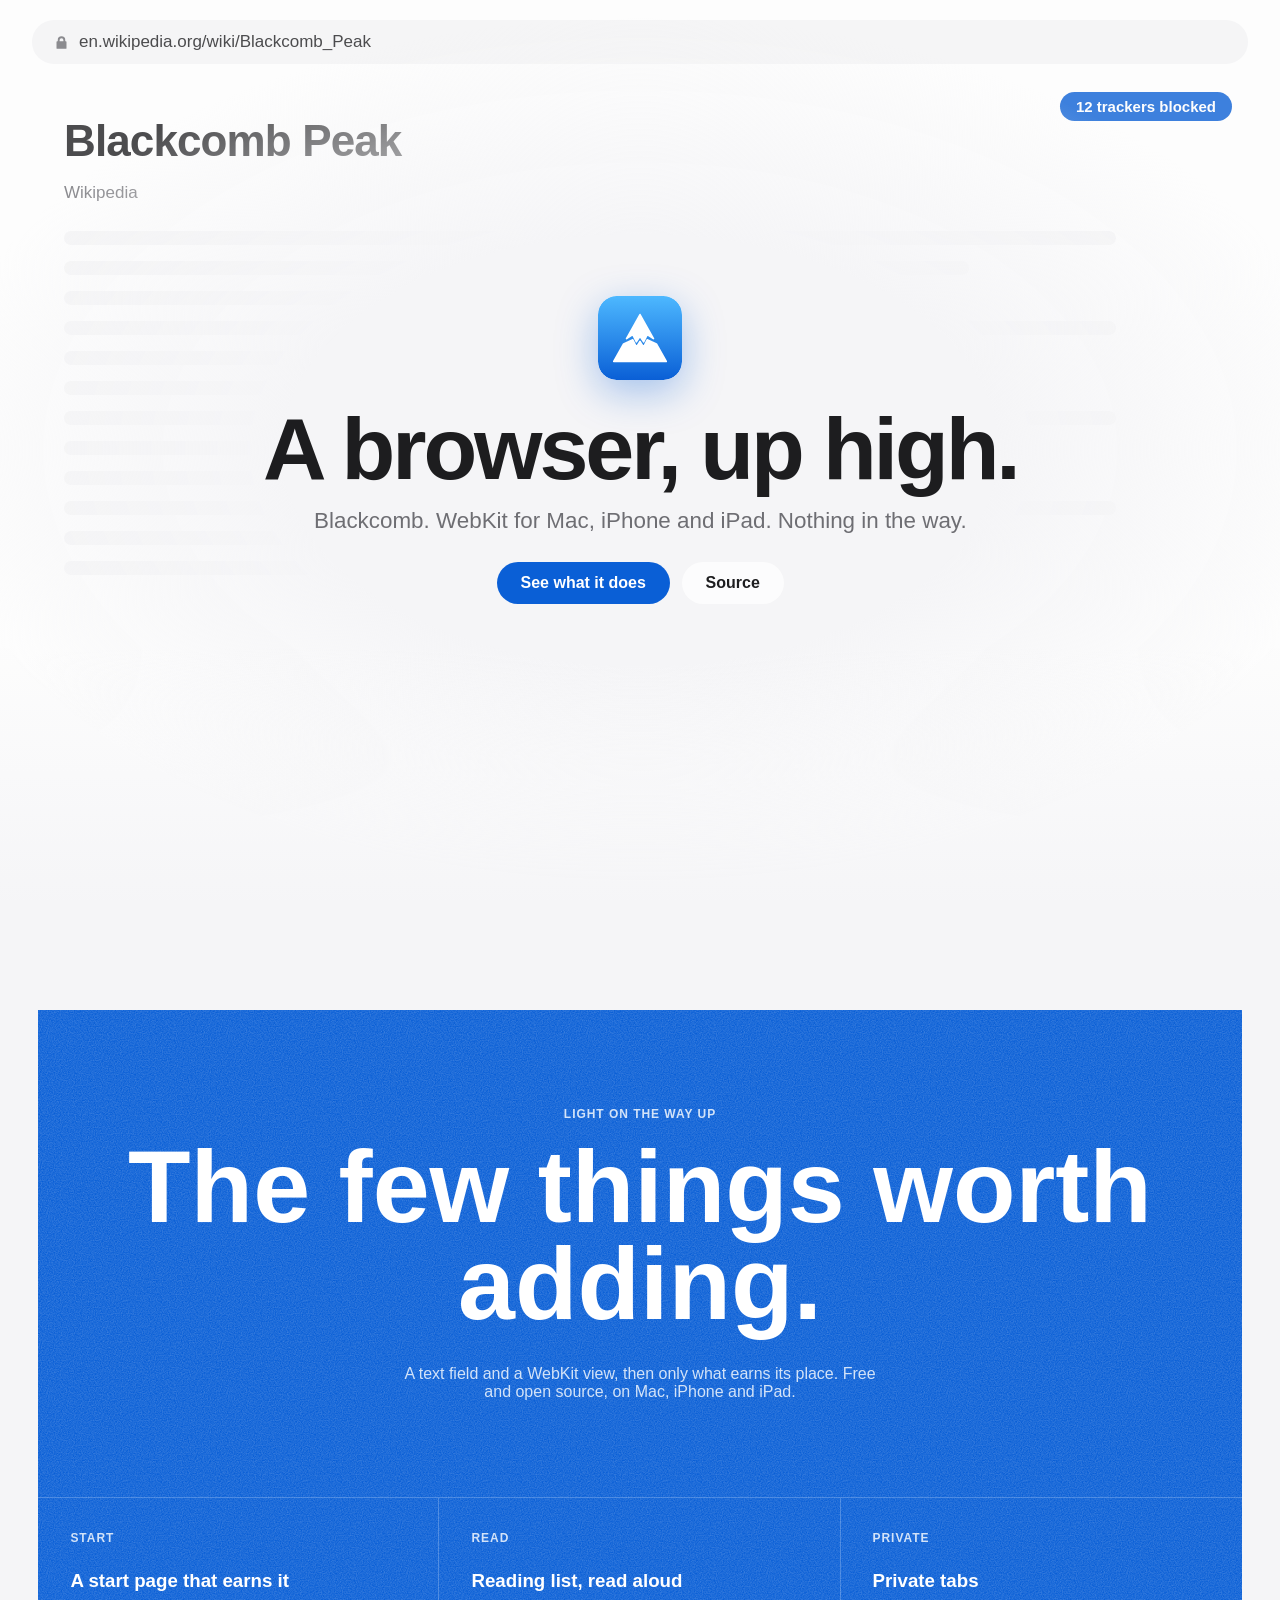
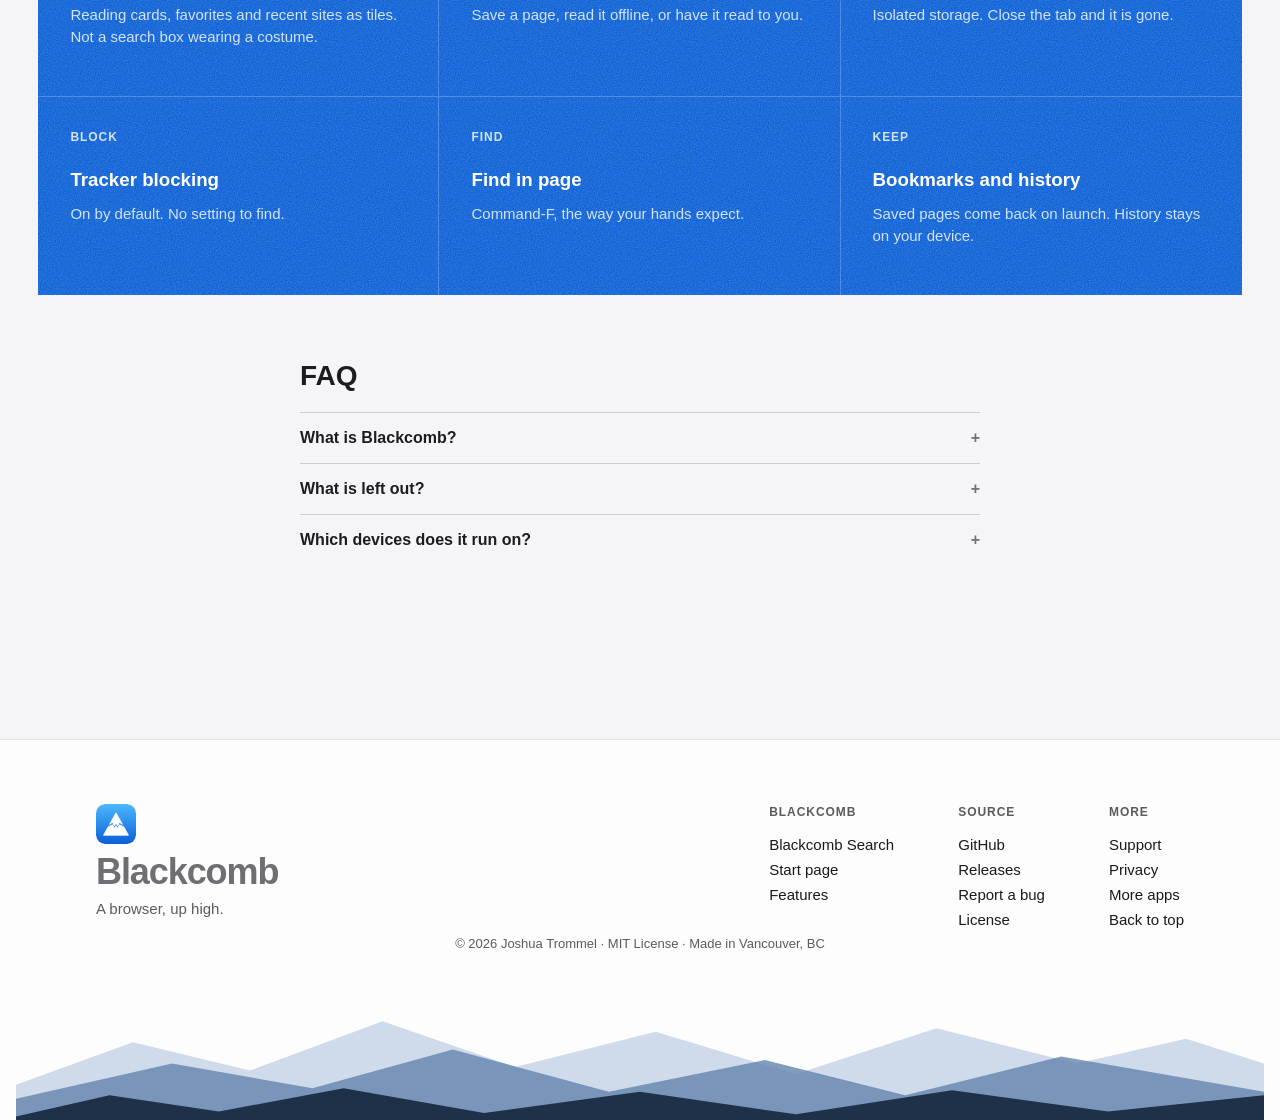
<file: landing/index.html>
<!DOCTYPE html>
<html lang="en">
<head>
<meta charset="UTF-8">
<meta name="viewport" content="width=device-width, initial-scale=1.0">
<title>Blackcomb — a web browser</title>
<meta name="description" content="A WebKit browser for Mac, iPhone and iPad. Address bar, back, forward, reload, tabs. Nothing else until there's a reason.">
<meta name="theme-color" content="#f5f5f7">
<meta property="og:title" content="Blackcomb — a web browser">
<meta property="og:description" content="A text field and a WebKit view. Mac, iPhone, iPad.">
<meta property="og:type" content="website">
<meta property="og:url" content="https://blackcomb.jaybulb.com">
<meta name="twitter:card" content="summary_large_image">
<meta name="twitter:title" content="Blackcomb — a web browser">
<meta name="twitter:description" content="A text field and a WebKit view. Mac, iPhone, iPad.">
<link rel="canonical" href="https://blackcomb.jaybulb.com">
<link rel="icon" href="icon.svg" type="image/svg+xml">
<style>
@import url("https://jaybulb.com/tokens.css");
:root{--ink:#1d1d1f;--paper:#f5f5f7;--bar:#fff;--field:#f5f5f7;--dim:#6e6e73;--border:#d2d2d7;--accent:#0a5fd6;
--sky1:#8ec9ff;--sky2:#eaf3fb;--far:#a9c0da;--mid:#6485ae;--snow:#f4f8fc;--near:#1e3148;--glow:rgba(255,236,200,.85)}
@media (prefers-color-scheme: dark){:root:not([data-theme="light"]){--bar:#1c1c1e;--field:#2c2c2e;--dim:#98989d;--border:#38383a;--accent:#2997ff;--btn:#0071e3;--ink:#f5f5f7;--paper:#000;
--sky1:#070d1f;--sky2:#26406e;--far:#2b3f66;--mid:#1c2b4a;--snow:#9fb4d6;--near:#070b14;--glow:rgba(120,160,255,.35)}}
:root[data-theme="dark"]{--bar:#1c1c1e;--field:#2c2c2e;--dim:#98989d;--border:#38383a;--accent:#2997ff;--btn:#0071e3;--ink:#f5f5f7;--paper:#000;
--sky1:#070d1f;--sky2:#26406e;--far:#2b3f66;--mid:#1c2b4a;--snow:#9fb4d6;--near:#070b14;--glow:rgba(120,160,255,.35)}
*{margin:0;padding:0;box-sizing:border-box}
html{scroll-behavior:smooth}
body{background:var(--paper);color:var(--ink);font-family:var(--font-body,-apple-system,BlinkMacSystemFont,"SF Pro Text",Helvetica,sans-serif);-webkit-font-smoothing:antialiased}
a{color:inherit}
/* hero */
.hero{position:relative;height:100vh;min-height:560px;overflow:hidden;background:linear-gradient(var(--sky1),var(--sky2) 70%);isolation:isolate}
.hero svg,.hero canvas{position:absolute;inset:0;width:100%;height:100%}
.layer{will-change:transform;transform:translate3d(var(--x,0),var(--y,0),0)}
.sun{position:absolute;left:62%;top:30%;width:46vmin;height:46vmin;margin:-23vmin;border-radius:50%;background:radial-gradient(var(--glow),transparent 68%);will-change:transform;transform:translate3d(var(--x,0),var(--y,0),0)}
.far{fill:var(--far)}.mid{fill:var(--mid)}.cap{fill:var(--snow)}.near{fill:var(--near)}
.copy{position:absolute;left:0;right:0;top:17vh;text-align:center;padding:0 16px;z-index:2;transform:translate3d(0,var(--y,0),0);opacity:var(--o,1);will-change:transform,opacity}
.copy img{width:84px;height:84px;border-radius:22%;box-shadow:0 12px 40px rgba(10,95,214,.35)}
h1{font-size:clamp(2.6rem,8vw,5.5rem);font-weight:700;letter-spacing:-.035em;line-height:1.02;margin-top:20px}
.copy p{font-size:clamp(1.05rem,2.4vw,1.4rem);color:var(--dim);margin-top:14px}
.cta{display:flex;gap:12px;justify-content:center;margin-top:28px;flex-wrap:wrap}
.btn{display:inline-block;padding:12px 24px;border-radius:999px;font-weight:600;text-decoration:none;background:var(--btn,var(--accent));color:#fff}
.btn.ghost{background:color-mix(in srgb,var(--bar) 70%,transparent);color:var(--ink);backdrop-filter:blur(14px);-webkit-backdrop-filter:blur(14px)}
.hint{position:absolute;bottom:22px;left:0;right:0;text-align:center;font-size:.85rem;color:#fff;opacity:.8;z-index:2;animation:bob 2.4s ease-in-out infinite}
@keyframes bob{50%{transform:translateY(6px)}}
/* features */
.feat{max-width:1100px;margin:110px auto 0;padding:0 16px}
.feat h2{font-size:clamp(1.8rem,5vw,3rem);letter-spacing:-.03em;text-align:center}
.grid{display:grid;grid-template-columns:repeat(auto-fit,minmax(250px,1fr));gap:16px;margin-top:40px}
.card{background:var(--bar);border:1px solid var(--border);border-radius:20px;padding:26px}
.card h3{font-size:1.15rem}.card p{color:var(--dim);margin-top:8px;line-height:1.5}
footer{margin-top:110px;position:relative;overflow:hidden;text-align:center;border-top:1px solid var(--border);font-size:.82rem;color:var(--dim);background:linear-gradient(var(--paper),color-mix(in srgb,var(--mid) 22%,var(--paper)) 60%,color-mix(in srgb,var(--near) 55%,var(--paper)));padding:64px 0 0}
footer>*{position:relative;z-index:1}
.foot-story{display:grid;grid-template-columns:120px 1fr;gap:48px;align-items:start;max-width:1100px;margin:0 auto;padding:0 16px 56px;text-align:left}
.foot-story img{width:120px;height:120px;border-radius:22%;box-shadow:0 16px 48px rgba(10,95,214,.3)}
.foot-story h2{font-size:1.75rem;line-height:1.15;font-weight:600;letter-spacing:-.02em;color:var(--ink);margin-bottom:12px}
.foot-story p{max-width:60ch;font-size:1.05rem;line-height:1.5}
.foot-rule{display:flex;align-items:center;gap:20px;max-width:1100px;margin:0 auto;padding:14px 16px 40px;letter-spacing:.06em;font-weight:500}
.foot-rule::before{content:"";order:1;flex:1;height:1px;background:var(--border)}.foot-rule>:first-child{order:0}.foot-rule>:last-child{order:2}
.foot-dir{display:grid;grid-template-columns:repeat(4,1fr);gap:40px 32px;max-width:1100px;margin:0 auto;padding:0 16px 56px;text-align:left}
.foot-col h3{font-size:.82rem;font-weight:600;color:var(--ink);letter-spacing:.02em;margin-bottom:8px}
.foot-col ul{list-style:none}.foot-col li{margin:2px 0}
.foot-col a{display:inline-block;padding:5px 0;color:var(--dim);text-decoration:none}
.foot-col a:hover{color:var(--ink);text-decoration:underline}
.foot-bar{padding:0 16px 150px;max-width:1100px;margin:0 auto}
.foot-scene{position:absolute;left:0;right:0;bottom:0;width:100%;height:170px;z-index:0;display:block}
.foot-scene .f1{fill:var(--far);opacity:.55}.foot-scene .f2{fill:var(--mid);opacity:.8}.foot-scene .f3{fill:var(--near)}
@media (max-width:760px){.foot-story{grid-template-columns:1fr;gap:24px}.foot-story img{width:80px;height:80px}.foot-dir{grid-template-columns:repeat(2,1fr)}.foot-rule{flex-wrap:wrap;justify-content:center;gap:10px 16px}.foot-rule::before{order:-1;flex-basis:100%}}
.rv{opacity:0;transform:translateY(28px);transition:opacity .7s,transform .7s}.rv.in{opacity:1;transform:none}
@media (prefers-reduced-motion:reduce){.rv{opacity:1;transform:none;transition:none}.hint{animation:none}.layer,.sun,.copy{transform:none!important}}
</style>
<link rel="stylesheet" href="sections.css">
<link rel="stylesheet" href="hero.css?v=4">
<script src="hero.js?v=4" defer></script>
</head>
<body id="top">
<header class="hero" id="hero">
  <div class="hero-bg" aria-hidden="true" inert><div class="bwall" id="bwall"></div></div>
  <div class="copy" id="copy">
    <img src="icon.svg" alt="">
    <h1>A browser, up high.</h1>
    <p>Blackcomb. WebKit for Mac, iPhone and iPad. Nothing in the way.</p>
    <div class="cta"><a class="btn" href="#features">See what it does</a><a class="btn ghost" href="https://github.com/nulljosh/blackcomb">Source</a></div>
  </div>
</header>
<main>
<section class="band" id="features">
  <div class="band-head"><div class="band-copy">
    <p class="label">Light on the way up</p>
    <h2>The few things worth adding.</h2>
    <p>A text field and a WebKit view, then only what earns its place. Free and open source, on Mac, iPhone and iPad.</p>
  </div></div>
  <div class="cells">
    <article class="cell"><p class="label">Start</p><h3>A start page that earns it</h3><p>Reading cards, favorites and recent sites as tiles. Not a search box wearing a costume.</p></article>
    <article class="cell"><p class="label">Read</p><h3>Reading list, read aloud</h3><p>Save a page, read it offline, or have it read to you.</p></article>
    <article class="cell"><p class="label">Private</p><h3>Private tabs</h3><p>Isolated storage. Close the tab and it is gone.</p></article>
    <article class="cell"><p class="label">Block</p><h3>Tracker blocking</h3><p>On by default. No setting to find.</p></article>
    <article class="cell"><p class="label">Find</p><h3>Find in page</h3><p>Command-F, the way your hands expect.</p></article>
    <article class="cell"><p class="label">Keep</p><h3>Bookmarks and history</h3><p>Saved pages come back on launch. History stays on your device.</p></article>
  </div>
</section>

<section class="faq" id="faq"><style>.faq{max-width:720px;margin:0 auto;padding:64px 20px}.faq h2{font-size:28px;line-height:1.2;font-weight:600;margin:0 0 20px}.faq details{border-top:1px solid color-mix(in srgb,currentColor 18%,transparent);padding:16px 0}.faq details:last-child{border-bottom:1px solid color-mix(in srgb,currentColor 18%,transparent)}.faq summary{cursor:pointer;font-weight:600;list-style:none;display:flex;justify-content:space-between;gap:16px}.faq summary::-webkit-details-marker{display:none}.faq summary::after{content:"+";opacity:.6}.faq details[open] summary::after{content:"\2212"}.faq p{margin:12px 0 0;opacity:.75;line-height:1.5}</style><h2>FAQ</h2><details><summary>What is Blackcomb?</summary><p>A WebKit browser for Mac, iPhone and iPad. Address bar, back, forward, reload and tabs.</p></details><details><summary>What is left out?</summary><p>Everything else, until there is a reason to add it.</p></details><details><summary>Which devices does it run on?</summary><p>Mac, iPhone and iPad.</p></details><script type="application/ld+json">{"@context": "https://schema.org", "@type": "FAQPage", "mainEntity": [{"@type": "Question", "name": "What is Blackcomb?", "acceptedAnswer": {"@type": "Answer", "text": "A WebKit browser for Mac, iPhone and iPad. Address bar, back, forward, reload and tabs."}}, {"@type": "Question", "name": "What is left out?", "acceptedAnswer": {"@type": "Answer", "text": "Everything else, until there is a reason to add it."}}, {"@type": "Question", "name": "Which devices does it run on?", "acceptedAnswer": {"@type": "Answer", "text": "Mac, iPhone and iPad."}}]}</script></section>
</main>
<footer class="foot" id="footer">
  <div class="foot-top">
    <div class="foot-brand"><img src="icon.svg" alt="" width="40" height="40"><b>Blackcomb</b><p>A browser, up high.</p></div>
    <nav class="foot-cols" aria-label="Footer">
      <div><p class="label">Blackcomb</p><a href="search.html">Blackcomb Search</a><a href="start.html">Start page</a><a href="#features">Features</a></div>
      <div><p class="label">Source</p><a href="https://github.com/nulljosh/blackcomb">GitHub</a><a href="https://github.com/nulljosh/blackcomb/releases">Releases</a><a href="https://github.com/nulljosh/blackcomb/issues">Report a bug</a><a href="https://github.com/nulljosh/blackcomb/blob/main/LICENSE">License</a></div>
      <div><p class="label">More</p><a href="support.html">Support</a><a href="privacy.html">Privacy</a><a href="https://jaybulb.com">More apps</a><a href="#top">Back to top</a></div>
    </nav>
  </div>
  <p class="legal">&copy; 2026 Joshua Trommel &middot; MIT License &middot; Made in Vancouver, BC</p>
  <svg class="foot-scene" viewBox="0 0 1600 170" preserveAspectRatio="none" aria-hidden="true">
    <path class="f1" d="M0 120 L150 60 L300 100 L470 30 L640 95 L820 45 L1000 105 L1180 40 L1360 90 L1500 55 L1600 90 V170 H0Z"/>
    <path class="f2" d="M0 140 L200 90 L380 125 L560 70 L760 130 L960 85 L1140 135 L1340 80 L1600 130 V170 H0Z"/>
    <path class="f3" d="M0 165 L120 135 L260 158 L420 125 L600 160 L800 130 L1000 162 L1200 128 L1400 158 L1600 135 V170 H0Z"/>
  </svg>
</footer>
<script>
// Hero parallax: the product layer drifts at 0.45, the copy lifts at 0.2 and fades (hero.js fills it). Off under reduced motion.
const rm=matchMedia('(prefers-reduced-motion: reduce)').matches;
const copy=document.getElementById('copy'),hero=document.getElementById('hero'),bg=hero.querySelector('.hero-bg');let tick=0;
function frame(){tick=0;const y=scrollY,h=hero.offsetHeight;if(y>h*1.2)return;bg.style.setProperty('--py',(y*.45)+'px');
copy.style.setProperty('--y',(y*.2)+'px');copy.style.setProperty('--o',Math.max(0,1-y/(h*.7)));}
if(!rm)addEventListener('scroll',()=>tick||(tick=requestAnimationFrame(frame)),{passive:true});
// reveal
const io=new IntersectionObserver(es=>es.forEach(e=>{if(e.isIntersecting){e.target.classList.add('in');io.unobserve(e.target)}}),{threshold:.15});
document.querySelectorAll('.rv').forEach((e,i)=>{e.style.transitionDelay=(i%3)*90+'ms';io.observe(e)});
</script>
</body>
</html>
</file>
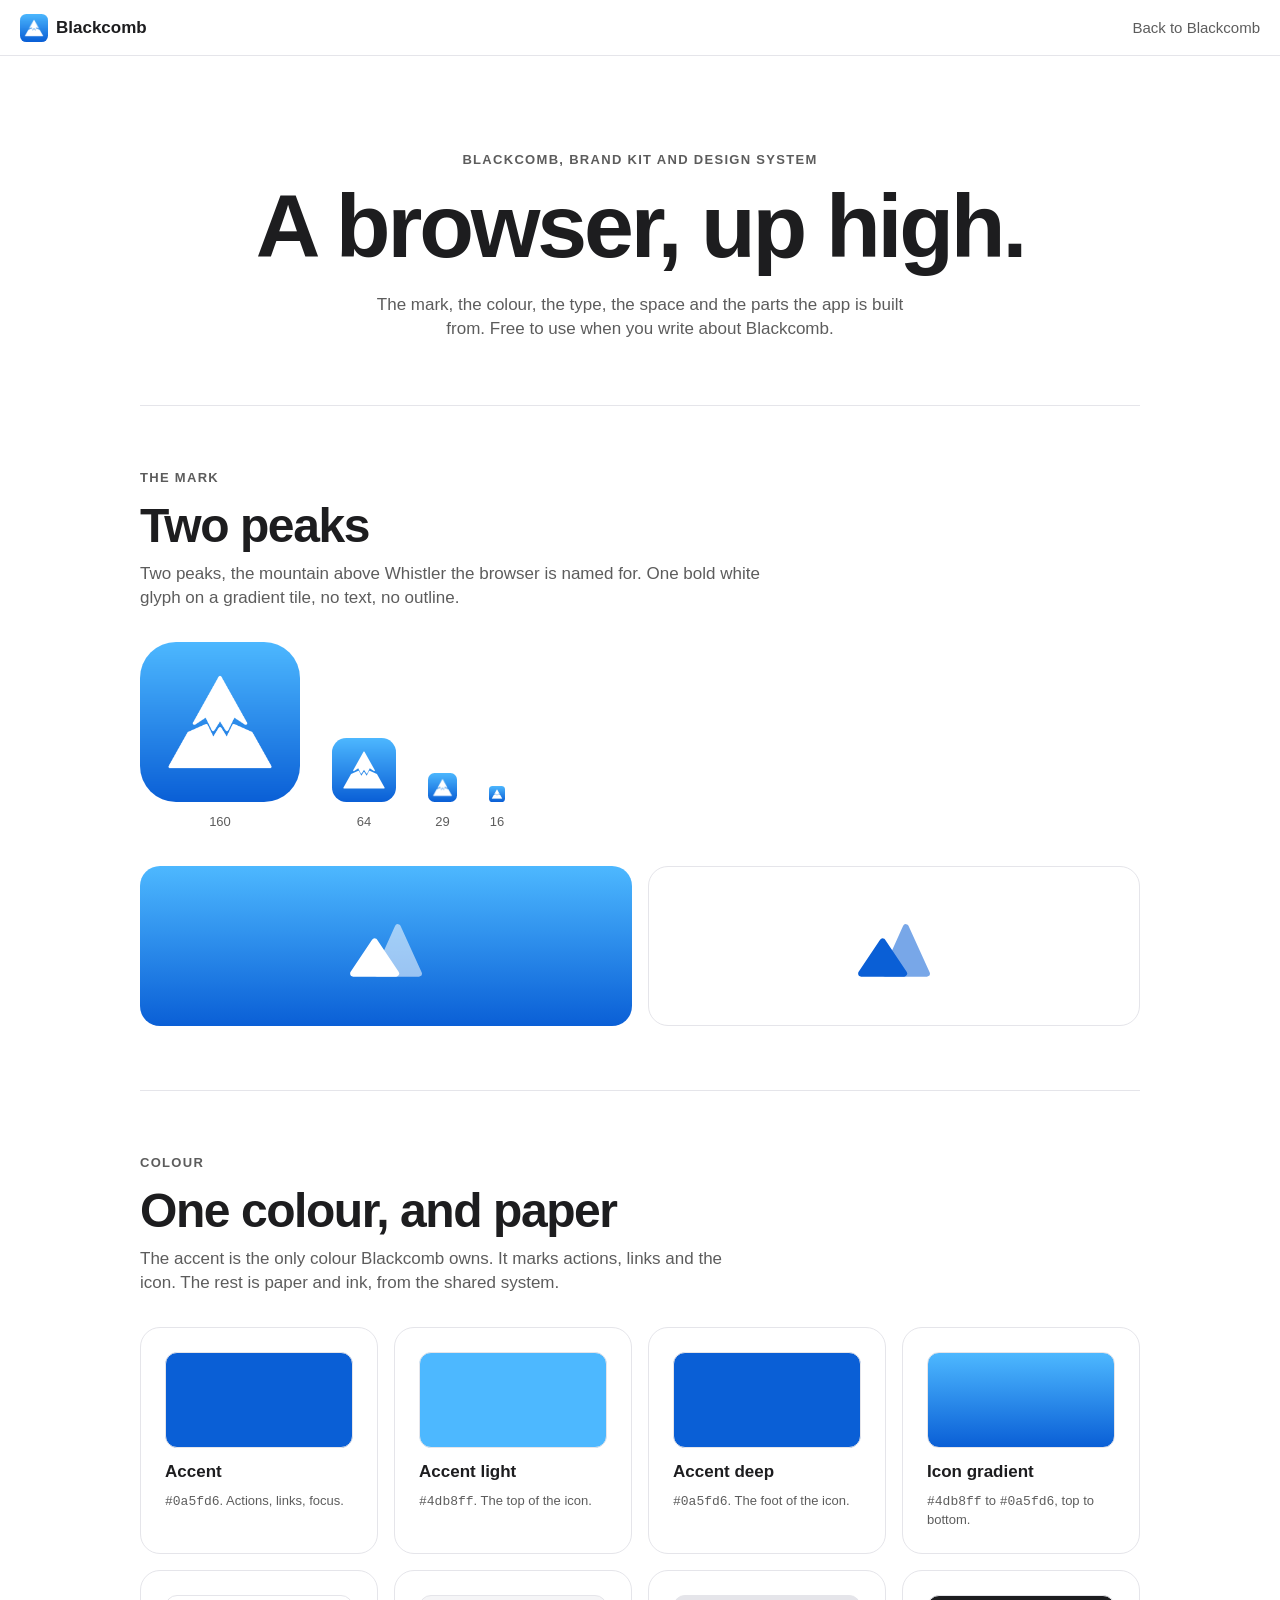
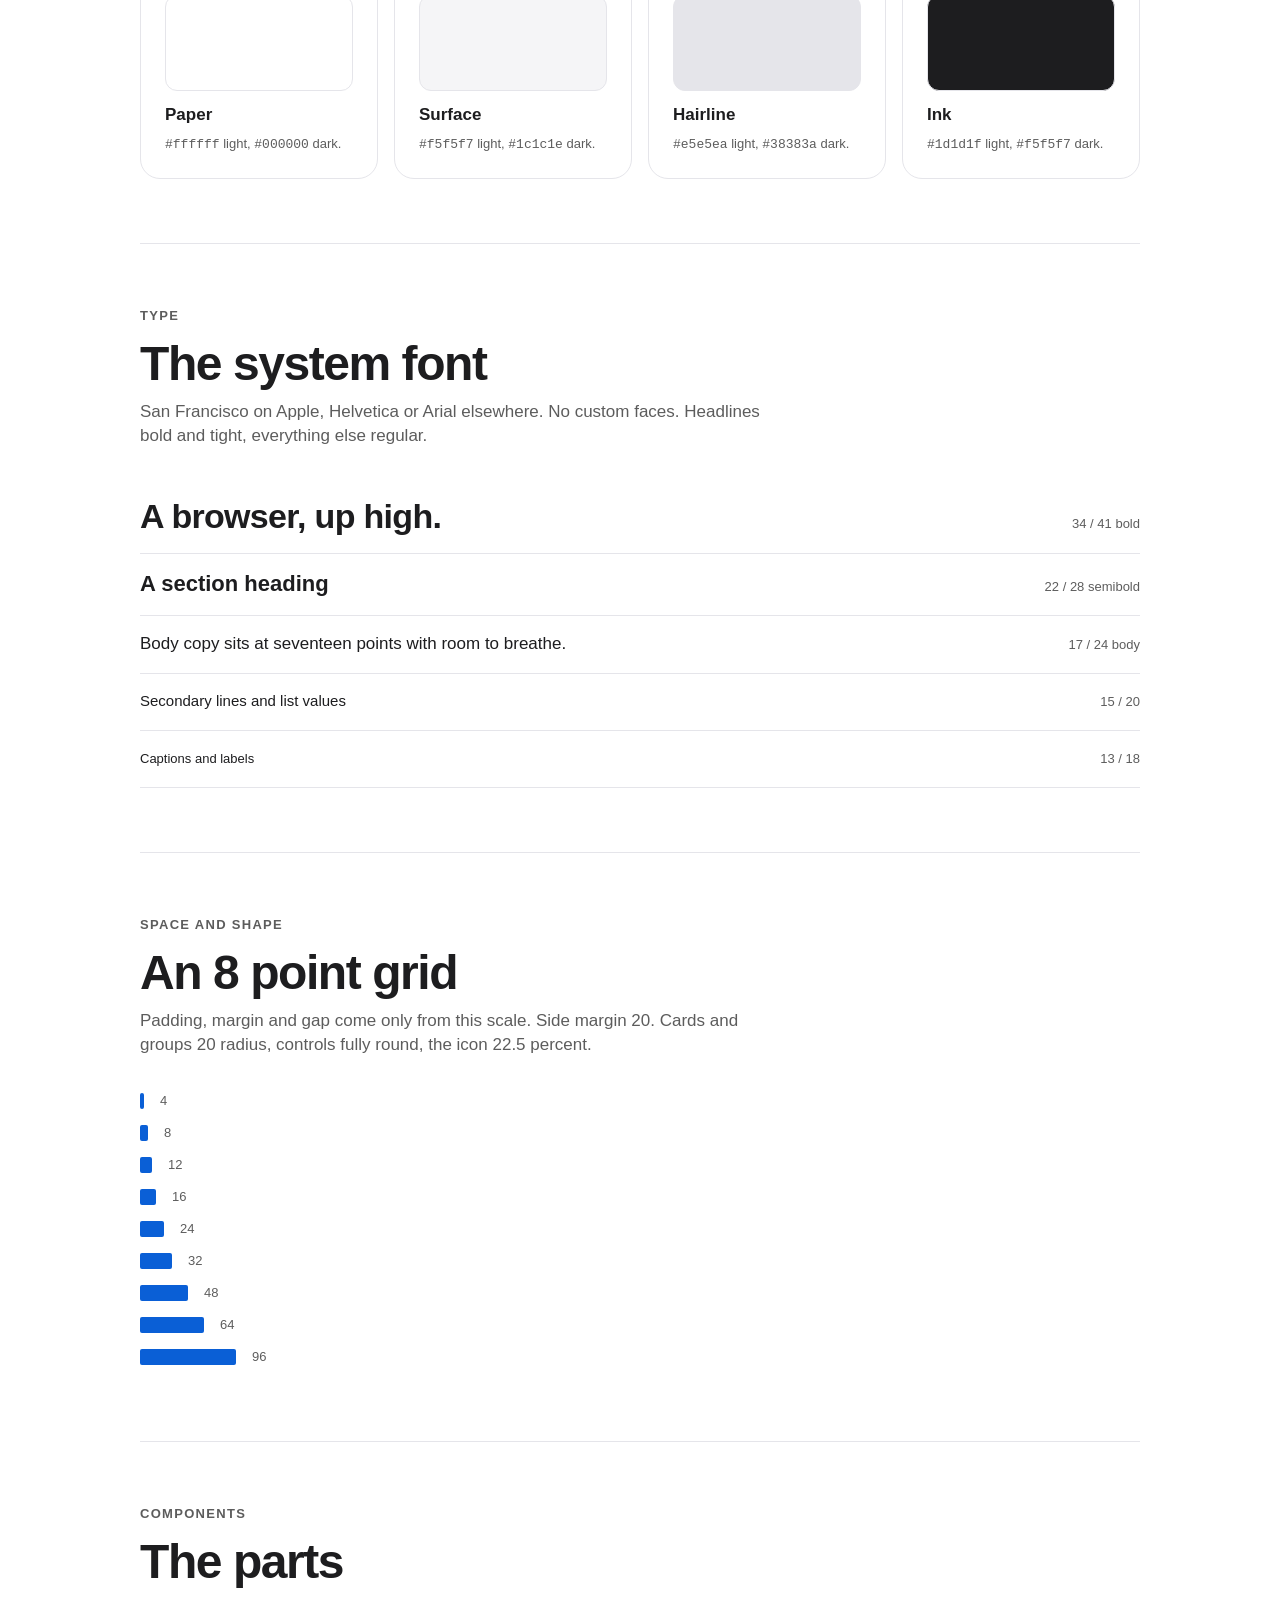
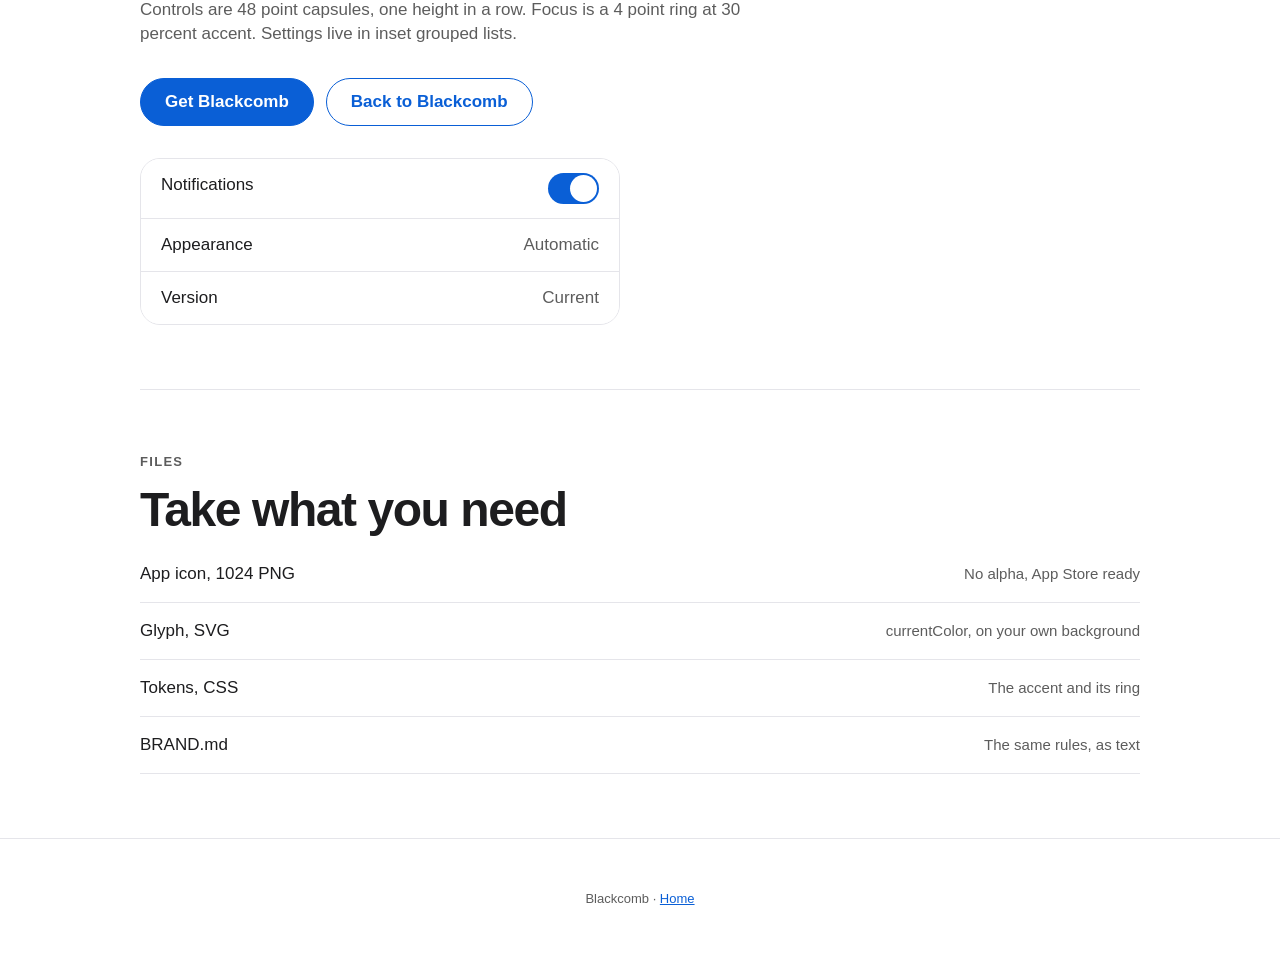
<file: landing/brand/index.html>
<!doctype html>
<html lang="en">
<head>
<meta charset="utf-8">
<meta name="viewport" content="width=device-width, initial-scale=1">
<title>Blackcomb brand kit</title>
<meta name="description" content="Blackcomb's mark, colour, type, space and components, in one page.">
<meta name="theme-color" content="#ffffff">
<link rel="icon" href="icon-1024.png">
<style>
@import url("https://jaybulb.com/tokens.css");
@import url("tokens.css");
/* written by make_brand_page.py; white paper in light mode, the shared tokens in dark */
@media (prefers-color-scheme: light) { :root { --color-bg: #fff; --color-bg2: #f5f5f7; --color-hairline: #e5e5ea; } }
:root { --a: #0a5fd6; --a-light: #4db8ff; --a-deep: #0a5fd6; --a-solid: #0a5fd6; --a-link: #0a5fd6; --ink: var(--color-text, #1d1d1f); --paper: var(--color-bg, #fff); --surface: var(--color-bg2, #f5f5f7); --line: var(--color-hairline, #e5e5ea); --sub: var(--color-secondary, rgba(0,0,0,.64)); }
@media (prefers-color-scheme: dark) { :root { --a-link: #4db8ff; --color-bg: #000; --color-bg2: #1c1c1e; --color-hairline: #38383a; --color-text: #f5f5f7; --color-secondary: rgba(255,255,255,.64); } }
* { box-sizing: border-box; margin: 0; padding: 0; }
body { font-family: -apple-system, BlinkMacSystemFont, "SF Pro Text", "Helvetica Neue", Helvetica, Arial, sans-serif; font-size: 17px; line-height: 24px; color: var(--ink); background: var(--paper); -webkit-font-smoothing: antialiased; }
a { color: var(--a-link); }
.wrap { max-width: 1040px; margin: 0 auto; padding: 0 20px; }
.nav { position: sticky; top: 0; z-index: 5; display: flex; align-items: center; justify-content: space-between; height: 56px; padding: 0 20px; background: color-mix(in srgb, var(--paper) 88%, transparent); backdrop-filter: blur(16px); -webkit-backdrop-filter: blur(16px); border-bottom: 1px solid var(--line); }
.nav a { display: flex; align-items: center; gap: 8px; font-weight: 700; color: var(--ink); text-decoration: none; }
.nav img { width: 28px; height: 28px; border-radius: 22.5%; }
.nav .back { font-weight: 500; color: var(--sub); font-size: 15px; }
.label { font-size: 13px; line-height: 16px; font-weight: 600; letter-spacing: .1em; text-transform: uppercase; color: var(--sub); margin-bottom: 16px; }
header { padding: 96px 0 64px; text-align: center; }
h1 { font-size: clamp(44px, 7vw, 96px); line-height: .95; font-weight: 700; letter-spacing: -.035em; text-wrap: balance; }
header p:last-child { max-width: 560px; margin: 24px auto 0; color: var(--sub); }
section { padding: 64px 0; border-top: 1px solid var(--line); }
h2 { font-size: clamp(32px, 4vw, 48px); line-height: 1; font-weight: 700; letter-spacing: -.03em; margin-bottom: 12px; }
.intro { color: var(--sub); max-width: 620px; margin-bottom: 32px; }
.grid { display: grid; gap: 16px; grid-template-columns: repeat(auto-fill, minmax(200px, 1fr)); }
.card { border: 1px solid var(--line); border-radius: 20px; padding: 24px; background: var(--paper); }
.card small { display: block; color: var(--sub); font-size: 13px; line-height: 18px; margin-top: 8px; }
code { font: 13px/18px ui-monospace, SFMono-Regular, Menlo, monospace; }
.marks { display: flex; flex-wrap: wrap; align-items: flex-end; gap: 32px; }
.marks figure { text-align: center; }
.marks img { display: block; border-radius: 22.5%; margin: 0 auto 8px; }
.marks figcaption { font-size: 13px; color: var(--sub); }
.mark-on { display: grid; grid-template-columns: 1fr 1fr; gap: 16px; margin-top: 32px; }
.mark-on div { height: 160px; border-radius: 20px; display: grid; place-items: center; border: 1px solid var(--line); }
.mark-on i { display: block; width: 112px; height: 112px; background: currentColor; -webkit-mask: url(mark.svg) center / contain no-repeat; mask: url(mark.svg) center / contain no-repeat; }
.mark-on .on-accent { background: linear-gradient(var(--a-light), var(--a-deep)); color: #fff; border: 0; }
.mark-on .on-paper { color: var(--a-link); }
.sw { height: 96px; border-radius: 12px; margin-bottom: 12px; border: 1px solid var(--line); }
.type p { border-bottom: 1px solid var(--line); padding: 16px 0; display: flex; justify-content: space-between; align-items: baseline; gap: 16px; }
.type p span:last-child { color: var(--sub); font-size: 13px; white-space: nowrap; }
.t34 { font-size: 34px; line-height: 41px; font-weight: 700; letter-spacing: -.02em; } .t22 { font-size: 22px; line-height: 28px; font-weight: 600; } .t15 { font-size: 15px; line-height: 20px; } .t13 { font-size: 13px; line-height: 18px; }
.space div { display: flex; align-items: center; gap: 16px; margin-bottom: 8px; font-size: 13px; color: var(--sub); }
.space b { display: block; height: 16px; background: var(--a); border-radius: 2px; }
.row { display: flex; flex-wrap: wrap; gap: 12px; align-items: center; }
.btn { height: 48px; padding: 0 24px; border-radius: 999px; display: inline-flex; align-items: center; font-weight: 600; font-size: 17px; text-decoration: none; border: 1px solid var(--a-solid); white-space: nowrap; }
.btn-solid { background: var(--a-solid); color: #ffffff; }
.btn-ghost { background: var(--paper); color: var(--a-link); border-color: var(--a-link); }
.btn:focus-visible { outline: 4px solid color-mix(in srgb, var(--a) 30%, transparent); outline-offset: 2px; }
.list { margin-top: 32px; border: 1px solid var(--line); border-radius: 20px; overflow: hidden; max-width: 480px; }
.list div { display: flex; justify-content: space-between; padding: 14px 20px; border-bottom: 1px solid var(--line); background: var(--paper); }
.list div:last-child { border-bottom: 0; }
.list span:last-child { color: var(--sub); }
.tog { width: 51px; height: 31px; border-radius: 999px; background: var(--a-solid); position: relative; }
.tog::after { content: ""; position: absolute; top: 2px; right: 2px; width: 27px; height: 27px; border-radius: 50%; background: #fff; }
.files a { display: flex; justify-content: space-between; gap: 16px; padding: 16px 0; border-bottom: 1px solid var(--line); color: var(--ink); text-decoration: none; }
.files a span:last-child { color: var(--sub); font-size: 15px; text-align: right; }
.files a:hover span:first-child { color: var(--a-link); }
footer { padding: 48px 0; text-align: center; font-size: 13px; color: var(--sub); border-top: 1px solid var(--line); }
@media (max-width: 600px) { .mark-on { grid-template-columns: 1fr; } .type p { flex-direction: column; gap: 4px; } }
</style>
</head>
<body>
<nav class="nav" aria-label="Main"><a href="/"><img src="icon-1024.png" alt="">Blackcomb</a><a class="back" href="/">Back to Blackcomb</a></nav>
<main class="wrap">
  <header>
    <p class="label">Blackcomb, brand kit and design system</p>
    <h1>A browser, up high.</h1>
    <p>The mark, the colour, the type, the space and the parts the app is built from. Free to use when you write about Blackcomb.</p>
  </header>

  <section aria-labelledby="mark-h">
    <p class="label">The mark</p>
    <h2 id="mark-h">Two peaks</h2>
    <p class="intro">Two peaks, the mountain above Whistler the browser is named for. One bold white glyph on a gradient tile, no text, no outline.</p>
    <div class="marks">
      <figure><img src="icon-1024.png" width="160" height="160" alt="The Blackcomb icon at 160 pixels"><figcaption>160</figcaption></figure>
      <figure><img src="icon-1024.png" width="64" height="64" alt="The Blackcomb icon at 64 pixels"><figcaption>64</figcaption></figure>
      <figure><img src="icon-1024.png" width="29" height="29" alt="The Blackcomb icon at 29 pixels"><figcaption>29</figcaption></figure>
      <figure><img src="icon-1024.png" width="16" height="16" alt="The Blackcomb icon at 16 pixels"><figcaption>16</figcaption></figure>
    </div>
    <div class="mark-on">
      <div class="on-accent"><i role="img" aria-label="The glyph on the gradient tile"></i></div>
      <div class="on-paper"><i role="img" aria-label="The glyph in the accent on paper"></i></div>
    </div>
  </section>

  <section aria-labelledby="colour-h">
    <p class="label">Colour</p>
    <h2 id="colour-h">One colour, and paper</h2>
    <p class="intro">The accent is the only colour Blackcomb owns. It marks actions, links and the icon. The rest is paper and ink, from the shared system.</p>
    <div class="grid">
      <div class="card"><div class="sw" style="background:#0a5fd6"></div><b>Accent</b><small><code>#0a5fd6</code>. Actions, links, focus.</small></div>
      <div class="card"><div class="sw" style="background:#4db8ff"></div><b>Accent light</b><small><code>#4db8ff</code>. The top of the icon.</small></div>
      <div class="card"><div class="sw" style="background:#0a5fd6"></div><b>Accent deep</b><small><code>#0a5fd6</code>. The foot of the icon.</small></div>
      <div class="card"><div class="sw" style="background:linear-gradient(#4db8ff,#0a5fd6)"></div><b>Icon gradient</b><small><code>#4db8ff</code> to <code>#0a5fd6</code>, top to bottom.</small></div>
      <div class="card"><div class="sw" style="background:#fff"></div><b>Paper</b><small><code>#ffffff</code> light, <code>#000000</code> dark.</small></div>
      <div class="card"><div class="sw" style="background:#f5f5f7"></div><b>Surface</b><small><code>#f5f5f7</code> light, <code>#1c1c1e</code> dark.</small></div>
      <div class="card"><div class="sw" style="background:#e5e5ea"></div><b>Hairline</b><small><code>#e5e5ea</code> light, <code>#38383a</code> dark.</small></div>
      <div class="card"><div class="sw" style="background:#1d1d1f"></div><b>Ink</b><small><code>#1d1d1f</code> light, <code>#f5f5f7</code> dark.</small></div>
    </div>
  </section>

  <section aria-labelledby="type-h">
    <p class="label">Type</p>
    <h2 id="type-h">The system font</h2>
    <p class="intro">San Francisco on Apple, Helvetica or Arial elsewhere. No custom faces. Headlines bold and tight, everything else regular.</p>
    <div class="type">
      <p><span class="t34">A browser, up high.</span><span>34 / 41 bold</span></p>
      <p><span class="t22">A section heading</span><span>22 / 28 semibold</span></p>
      <p><span>Body copy sits at seventeen points with room to breathe.</span><span>17 / 24 body</span></p>
      <p><span class="t15">Secondary lines and list values</span><span>15 / 20</span></p>
      <p><span class="t13">Captions and labels</span><span>13 / 18</span></p>
    </div>
  </section>

  <section aria-labelledby="space-h">
    <p class="label">Space and shape</p>
    <h2 id="space-h">An 8 point grid</h2>
    <p class="intro">Padding, margin and gap come only from this scale. Side margin 20. Cards and groups 20 radius, controls fully round, the icon 22.5 percent.</p>
    <div class="space">
      <div><b style="width:4px"></b>4</div><div><b style="width:8px"></b>8</div><div><b style="width:12px"></b>12</div><div><b style="width:16px"></b>16</div>
      <div><b style="width:24px"></b>24</div><div><b style="width:32px"></b>32</div><div><b style="width:48px"></b>48</div><div><b style="width:64px"></b>64</div><div><b style="width:96px"></b>96</div>
    </div>
  </section>

  <section aria-labelledby="parts-h">
    <p class="label">Components</p>
    <h2 id="parts-h">The parts</h2>
    <p class="intro">Controls are 48 point capsules, one height in a row. Focus is a 4 point ring at 30 percent accent. Settings live in inset grouped lists.</p>
    <div class="row">
      <a class="btn btn-solid" href="/">Get Blackcomb</a>
      <a class="btn btn-ghost" href="/">Back to Blackcomb</a>
    </div>
    <div class="list" aria-hidden="true">
      <div><span>Notifications</span><span class="tog"></span></div>
      <div><span>Appearance</span><span>Automatic</span></div>
      <div><span>Version</span><span>Current</span></div>
    </div>
  </section>

  <section aria-labelledby="files-h">
    <p class="label">Files</p>
    <h2 id="files-h">Take what you need</h2>
    <div class="files">
      <a href="icon-1024.png" download><span>App icon, 1024 PNG</span><span>No alpha, App Store ready</span></a>
      <a href="mark.svg" download><span>Glyph, SVG</span><span>currentColor, on your own background</span></a>
      <a href="tokens.css" download><span>Tokens, CSS</span><span>The accent and its ring</span></a>
      <a href="https://github.com/nulljosh/blackcomb/blob/main/brand/BRAND.md"><span>BRAND.md</span><span>The same rules, as text</span></a>
    </div>
  </section>
</main>
<footer>Blackcomb &middot; <a href="/">Home</a></footer>
</body>
</html>
</file>
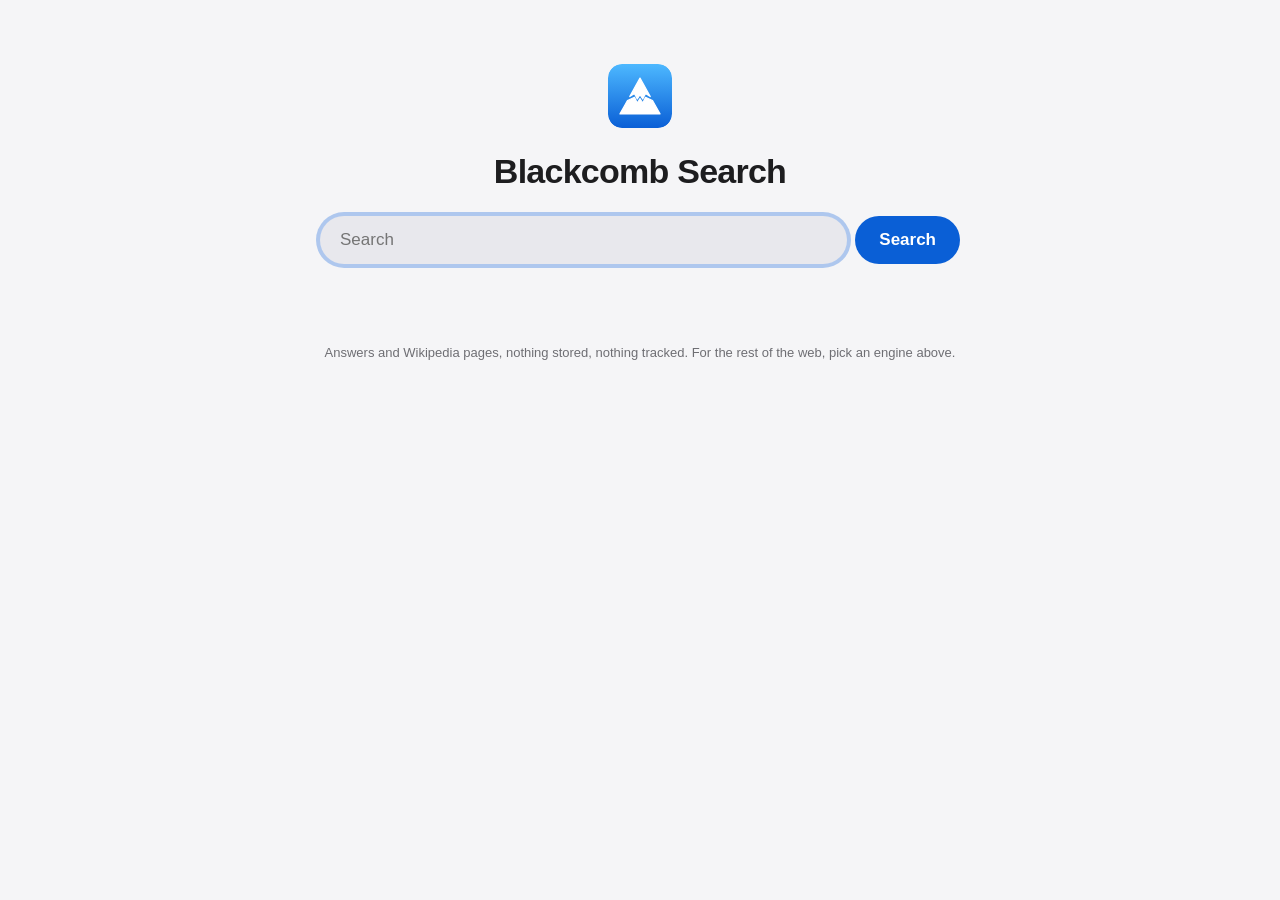
<file: landing/search.html>
<!DOCTYPE html>
<html lang="en">
<head>
<meta charset="UTF-8">
<meta name="viewport" content="width=device-width, initial-scale=1.0">
<title>Blackcomb Search</title>
<meta name="description" content="Answers first. Blackcomb Search shows the answer, the Wikipedia pages, and sends the rest of the web to the search engine you pick.">
<meta name="theme-color" content="#f5f5f7">
<link rel="icon" href="icon.svg" type="image/svg+xml">
<style>
:root{--ink:#1d1d1f;--soft:#6e6e73;--paper:#f5f5f7;--card:#fff;--field:#e8e8ed;--line:#d2d2d7;--accent:#0a5fd6;--ring:color-mix(in srgb,var(--accent) 30%,transparent)}
@media (prefers-color-scheme:dark){:root{--ink:#f5f5f7;--soft:#98989d;--paper:#000;--card:#1c1c1e;--field:#2c2c2e;--line:#38383a;--accent:#2997ff}}
*{margin:0;padding:0;box-sizing:border-box}
body{background:var(--paper);color:var(--ink);font:17px/24px -apple-system,BlinkMacSystemFont,"SF Pro Text","Helvetica Neue",Helvetica,Arial,sans-serif;-webkit-font-smoothing:antialiased;min-height:100vh}
a{color:var(--accent);text-decoration:none}a:hover{text-decoration:underline}
main{max-width:680px;margin:0 auto;padding:0 20px 64px}
header{padding:64px 0 32px;text-align:center}
header img{width:64px;height:64px;border-radius:22%}
h1{font-size:34px;line-height:41px;letter-spacing:-.022em;margin-top:16px}
form{display:flex;gap:8px;margin-top:24px}
input{flex:1;min-width:0;height:48px;border:0;border-radius:999px;background:var(--field);color:var(--ink);font:inherit;padding:0 20px;outline:none}
input:focus{box-shadow:0 0 0 4px var(--ring)}
button{height:48px;padding:0 24px;border:0;border-radius:999px;background:var(--accent);color:#fff;font:inherit;font-weight:600;cursor:pointer;transition:opacity .2s}
button:hover{opacity:.88}button:focus-visible{outline:none;box-shadow:0 0 0 4px var(--ring)}
.card{background:var(--card);border-radius:28px;padding:24px;margin-top:24px}
.card p{font-size:17px}.card small{display:block;color:var(--soft);font-size:13px;line-height:18px;margin-top:8px}
.list{background:var(--card);border-radius:20px;margin-top:24px;overflow:hidden}
.list a{display:block;padding:12px 16px;color:var(--ink);text-decoration:none}
.list a+a{border-top:1px solid var(--line);margin-left:16px;padding-left:0;padding-right:16px}
.list a:hover{background:color-mix(in srgb,var(--accent) 8%,transparent)}
.list b{display:block;font-weight:600;color:var(--accent)}.list span{display:block;color:var(--soft);font-size:15px;line-height:20px}
h2{font-size:13px;line-height:18px;color:var(--soft);text-transform:uppercase;letter-spacing:.04em;font-weight:600;margin:32px 16px 0}
.more{display:flex;flex-wrap:wrap;gap:8px;margin-top:16px}
.more a{display:inline-flex;align-items:center;height:48px;padding:0 24px;border-radius:999px;border:1px solid var(--line);color:var(--ink)}
.more a:hover{text-decoration:none;border-color:var(--accent);color:var(--accent)}
.note{color:var(--soft);font-size:13px;line-height:18px;text-align:center;margin-top:48px}
.empty{color:var(--soft);text-align:center;margin-top:32px}
@media (prefers-reduced-motion:reduce){button{transition:none}}
</style>
</head>
<body>
<main>
  <header>
    <a href="/"><img src="icon.svg" alt="Blackcomb"></a>
    <h1>Blackcomb Search</h1>
    <form id="f" role="search"><input id="q" name="q" type="search" placeholder="Search" autocomplete="off" autofocus aria-label="Search"><button>Search</button></form>
  </header>
  <div id="out" aria-live="polite"></div>
  <p class="note">Answers and Wikipedia pages, nothing stored, nothing tracked. For the rest of the web, pick an engine above.</p>
</main>
<script>
const q=document.getElementById('q'),out=document.getElementById('out');
const esc=s=>String(s).replace(/[&<>"]/g,c=>({'&':'&amp;','<':'&lt;','>':'&gt;','"':'&quot;'}[c]));
async function run(term){
  term=term.trim();
  if(!term){out.innerHTML='';return}
  document.title=term+' — Blackcomb Search';
  out.innerHTML='<p class="empty">Searching…</p>';
  let d;
  try{d=await (await fetch('/api/search?q='+encodeURIComponent(term))).json()}catch{out.innerHTML='<p class="empty">Could not search. Check your connection and try again.</p>';return}
  const e=encodeURIComponent(term);
  let h='';
  if(d.answer)h+=`<div class="card"><p>${esc(d.answer.text)}</p><small>${d.answer.url?`<a href="${esc(d.answer.url)}">${esc(d.answer.source)}</a>`:esc(d.answer.source)}</small></div>`;
  if(d.pages.length)h+=`<h2>Pages</h2><div class="list">${d.pages.map(p=>`<a href="${esc(p.url)}"><b>${esc(p.title)}</b><span>${esc(p.description)}</span></a>`).join('')}</div>`;
  if(!d.answer&&!d.pages.length)h+='<p class="empty">No answers for that. Try the web below.</p>';
  h+=`<h2>The rest of the web</h2><div class="more"><a href="https://www.google.com/search?q=${e}">Google</a><a href="https://duckduckgo.com/?q=${e}">DuckDuckGo</a><a href="https://search.brave.com/search?q=${e}">Brave</a></div>`;
  out.innerHTML=h;
}
document.getElementById('f').addEventListener('submit',ev=>{ev.preventDefault();history.replaceState(null,'','?q='+encodeURIComponent(q.value));run(q.value)});
const start=new URLSearchParams(location.search).get('q');if(start){q.value=start;run(start)}
</script>
</body>
</html>
</file>
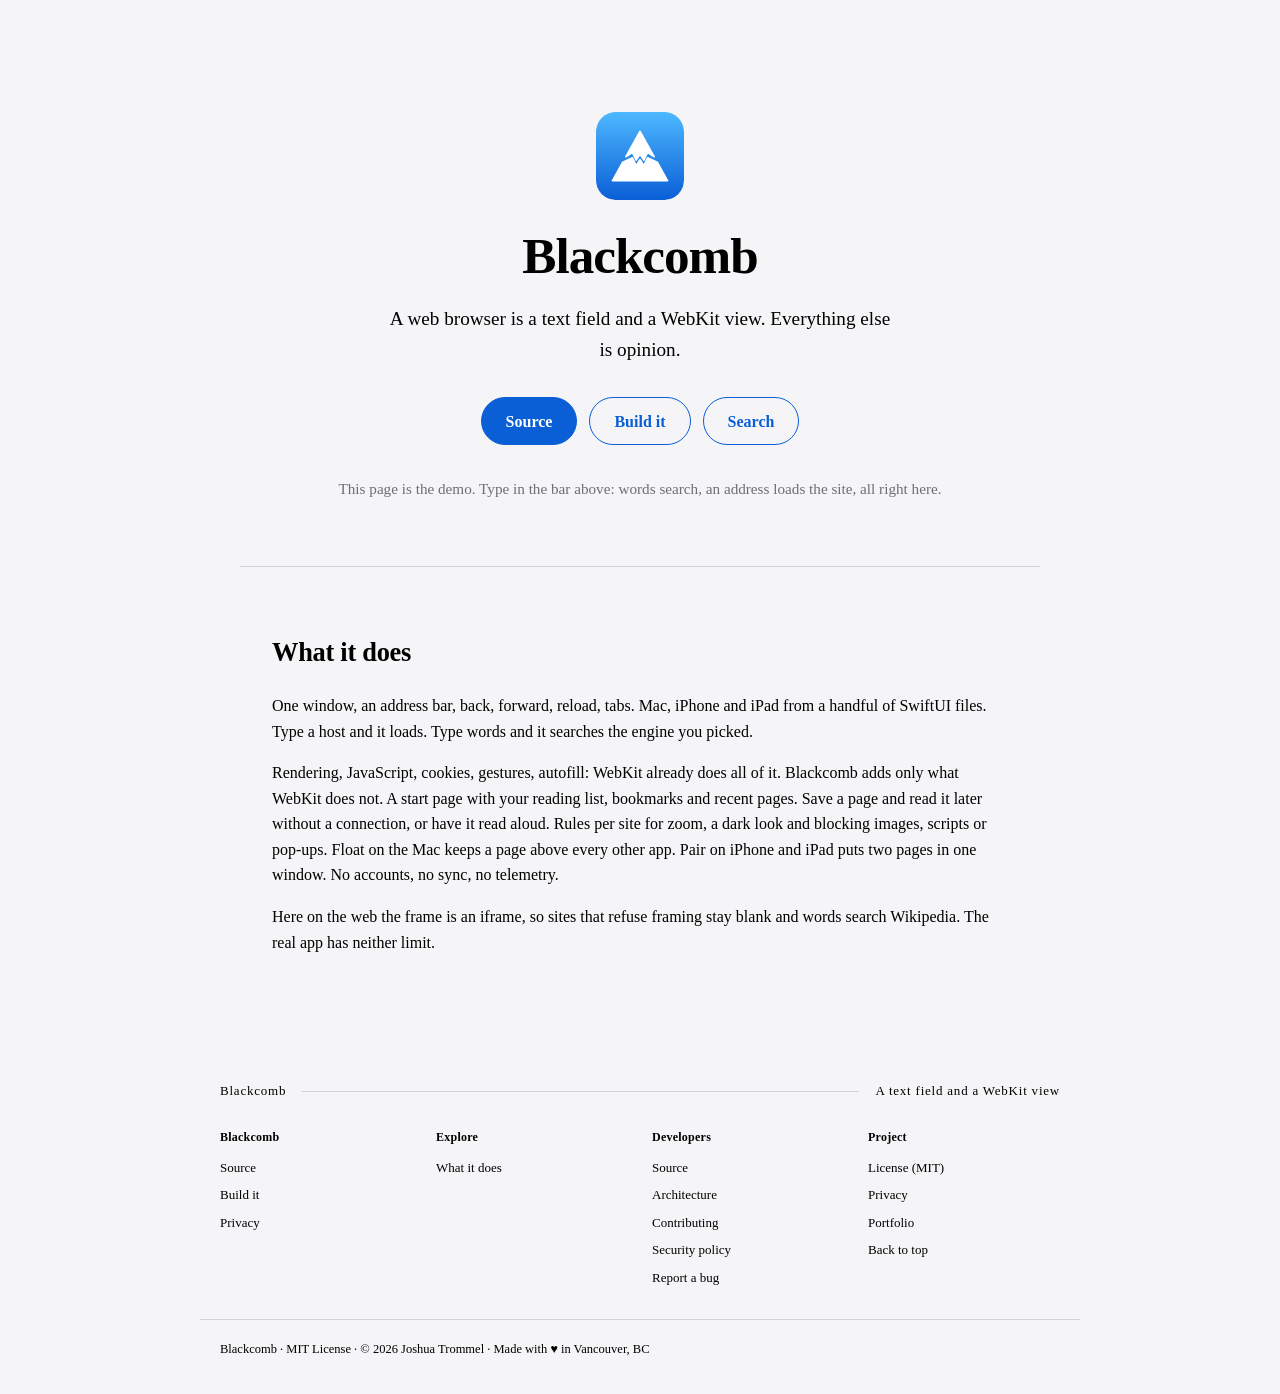
<file: landing/start.html>
<!DOCTYPE html>
<html lang="en">
<head>
<meta charset="UTF-8"><meta name="viewport" content="width=device-width, initial-scale=1.0">
<title>Blackcomb</title>
<style>
@import url("https://jaybulb.com/tokens.css");
:root{--ink:#1d1d1f;--paper:#f5f5f7;--accent:#0a5fd6;--link:#0a5fd6;--bg:var(--paper);--bg2:var(--paper);--border:#d2d2d7;--btn-fg:#fff;--soft:#6e6e73;}
@media (prefers-color-scheme: dark){:root:not([data-theme="light"]){--accent:#2997ff;--link:#2997ff;--bg:#000;--bg2:#1c1c1e;--border:#38383a;--btn-fg:#fff;--soft:#98989d;}}
:root[data-theme="dark"]{--accent:#2997ff;--link:#2997ff;--bg:#000;--bg2:#1c1c1e;--border:#38383a;--btn-fg:#fff;--soft:#98989d;}
*{margin:0;padding:0;box-sizing:border-box}
body{background:var(--bg);color:var(--text);font-family:var(--font-body);line-height:1.6;-webkit-font-smoothing:antialiased;min-height:100vh;display:flex;flex-direction:column}
a{color:var(--link);text-decoration:none}a:hover{text-decoration:underline}
.hero{padding:clamp(4rem,10vw,7rem) 2rem 4rem;text-align:center;background:var(--bg2)}
.hero-icon{width:88px;height:88px;border-radius:22%}
h1{font-size:clamp(2.2rem,6vw,3.2rem);line-height:1.1;letter-spacing:-0.02em;margin-top:1.25rem}
.tagline{color:var(--text2);font-size:1.2rem;margin:1.25rem auto 2rem;max-width:32rem}
.cta{display:inline-flex;gap:.75rem;flex-wrap:wrap;justify-content:center}
.btn{display:inline-flex;align-items:center;justify-content:center;height:48px;padding:0 24px;border-radius:999px;font-weight:600;border:1px solid var(--accent);background:var(--accent);color:var(--btn-fg);transition:opacity .2s}.btn:hover{opacity:.88;text-decoration:none}.btn:focus-visible{outline:none;box-shadow:0 0 0 4px color-mix(in srgb,var(--accent) 30%,transparent)}
.btn.ghost{background:transparent;color:var(--link)}
section{padding:4rem 2rem;border-top:1px solid var(--border);max-width:800px;margin:0 auto;width:100%}
h2{font-size:1.65rem;letter-spacing:-0.01em;margin-bottom:1.25rem}
p+p{margin-top:1rem}
.hint{color:var(--soft);font-size:.95rem;margin-top:2rem}@media (prefers-reduced-motion:reduce){.btn{transition:none}}

/* detailed footer, ported from Joshua Tree */
footer.foot{margin:auto 0 0;padding:48px 0 32px;border-top:1px solid var(--border);border:0;background:none;text-align:left;font-size:13px;color:var(--text2)}
footer.foot .foot-rule{display:flex;align-items:center;gap:16px;max-width:880px;margin:0 auto;padding:14px 20px 28px;font-size:13px;letter-spacing:.06em;font-weight:500;color:var(--text2)}
footer.foot .foot-rule::before{content:"";order:1;flex:1;height:1px;background:var(--border)}
footer.foot .foot-rule>:first-child{order:0}footer.foot .foot-rule>:last-child{order:2}
@media (max-width:520px){footer.foot .foot-rule{flex-wrap:wrap;justify-content:center;gap:10px 16px}footer.foot .foot-rule::before{order:-1;flex-basis:100%}}
.foot-dir{display:grid;grid-template-columns:repeat(4,1fr);gap:28px 24px;max-width:880px;margin:0 auto;padding:0 20px 28px;text-align:left}
.foot-col h3{margin:0 0 8px;font-size:12px;font-weight:600;color:var(--text);letter-spacing:.02em;line-height:1.3}
.foot-col ul{list-style:none;margin:0;padding:0}
.foot-col a{position:relative;display:inline-block;padding:5px 0;margin:0;color:var(--text2);text-decoration:none;font-size:13px;line-height:1.35}
.foot-col a::after{content:"";position:absolute;top:50%;left:0;transform:translateY(-50%);width:100%;height:44px;min-width:44px}
.foot-col a:hover{color:var(--text);text-decoration:underline}
.foot-bar{max-width:880px;margin:0 auto;padding:18px 20px 0;border-top:1px solid var(--border)}
.foot-bar .foot-meta{margin:0;text-align:left;color:var(--text2);font-size:12.5px;line-height:1.9}
.foot-bar .foot-meta a{color:var(--text2)}
@media (max-width:700px){.foot-dir{grid-template-columns:repeat(2,1fr)}}

</style>
</head>
<body>
<header class="hero">
  <img class="hero-icon" src="icon.svg" alt="">
  <h1>Blackcomb</h1>
  <p class="tagline">A web browser is a text field and a WebKit view. Everything else is opinion.</p>
  <div class="cta"><a class="btn" href="https://github.com/nulljosh/blackcomb" target="_top">Source</a><a class="btn ghost" href="https://github.com/nulljosh/blackcomb#run" target="_top">Build it</a><a class="btn ghost" href="/search" target="_top">Search</a></div>
  <p class="hint">This page is the demo. Type in the bar above: words search, an address loads the site, all right here.</p>
</header>
<section id="what">
  <h2>What it does</h2>
  <p>One window, an address bar, back, forward, reload, tabs. Mac, iPhone and iPad from a handful of SwiftUI files. Type a host and it loads. Type words and it searches the engine you picked.</p>
  <p>Rendering, JavaScript, cookies, gestures, autofill: WebKit already does all of it. Blackcomb adds only what WebKit does not. A start page with your reading list, bookmarks and recent pages. Save a page and read it later without a connection, or have it read aloud. Rules per site for zoom, a dark look and blocking images, scripts or pop-ups. Float on the Mac keeps a page above every other app. Pair on iPhone and iPad puts two pages in one window. No accounts, no sync, no telemetry.</p>
  <p>Here on the web the frame is an iframe, so sites that refuse framing stay blank and words search Wikipedia. The real app has neither limit.</p>
</section>
<footer class="foot">
  <div class="foot-rule" aria-hidden="true"><span>Blackcomb</span><span>A text field and a WebKit view</span></div>
  <nav class="foot-dir" aria-label="Footer">
    <div class="foot-col">
      <h3>Blackcomb</h3>
      <ul>
        <li><a href="https://github.com/nulljosh/blackcomb" target="_top">Source</a></li>
        <li><a href="https://github.com/nulljosh/blackcomb#run" target="_top">Build it</a></li>
        <li><a href="privacy.html" target="_top">Privacy</a></li>
      </ul>
    </div>
    <div class="foot-col">
      <h3>Explore</h3>
      <ul>
        <li><a href="#what">What it does</a></li>
      </ul>
    </div>
    <div class="foot-col">
      <h3>Developers</h3>
      <ul>
        <li><a href="https://github.com/nulljosh/blackcomb" target="_top">Source</a></li>
        <li><a href="https://github.com/nulljosh/blackcomb/blob/main/docs/ARCHITECTURE.md" target="_top">Architecture</a></li>
        <li><a href="https://github.com/nulljosh/blackcomb/blob/main/CONTRIBUTING.md" target="_top">Contributing</a></li>
        <li><a href="https://github.com/nulljosh/blackcomb/blob/main/SECURITY.md" target="_top">Security policy</a></li>
        <li><a href="https://github.com/nulljosh/blackcomb/issues" target="_top">Report a bug</a></li>
      </ul>
    </div>
    <div class="foot-col">
      <h3>Project</h3>
      <ul>
        <li><a href="https://github.com/nulljosh/blackcomb/blob/main/LICENSE" target="_top">License (MIT)</a></li>
        <li><a href="privacy.html" target="_top">Privacy</a></li>
        <li><a href="https://jaybulb.com" target="_top">Portfolio</a></li>
        <li><a href="#top">Back to top</a></li>
      </ul>
    </div>
  </nav>
  <div class="foot-bar">
    <p class="foot-meta">Blackcomb &middot; MIT License &middot; &copy; 2026 Joshua Trommel &middot; Made with <span aria-hidden="true">&hearts;</span> in Vancouver, BC</p>
  </div>
</footer>
</body>
</html>
</file>
<file: landing/sections.css>
/* Tripwire design tokens. One source for the landing (brand/tokens.css is the same file).
   Shared house system: 8 point grid, one radius set, 48 point capsule controls, the system font. Red is the only colour Tripwire owns. */
:root {
  /* colour */
  --accent: #0a5fd6;          /* actions and links, AA on white */
  --btn: #0a5fd6;             /* solid buttons, white label */
  --frame: #0a5fd6;           /* the thin frame down the window edges */
  --band: #0a5fd6;            /* full-bleed red sections */
  --band-sub: #d3e3f8;        /* secondary text on the band, AA */
  --band-art: #8db4ec;        /* the diff wall on the band */
  --band-line: rgba(255, 255, 255, .22);
  --accent-light: #e07a4f;    /* icon gradient top */
  --accent-deep: #b5502c;     /* icon gradient bottom */
  --ring: color-mix(in srgb, var(--accent) 30%, transparent);
  --bg: #fdfdfd;
  --surface: #f5f5f7;
  --line: #e3e5ea;
  --text: #1a1a1a;
  --sub: #5d5a5c;
  --live: #1a7f37;            /* open issue, added field */
  --bad: #c0392b;             /* removed field */

  /* type */
  --font: -apple-system, BlinkMacSystemFont, "SF Pro Text", "Helvetica Neue", Helvetica, Arial, sans-serif;
  --size-display: 64px; --size-title: 34px; --size-headline: 20px; --size-body: 17px; --size-footnote: 13px;

  /* space: the 8 point grid */
  --sp-1: 4px; --sp-2: 8px; --sp-3: 12px; --sp-4: 16px; --sp-5: 24px; --sp-6: 32px; --sp-7: 48px; --sp-8: 64px; --sp-9: 96px;
  --measure: 680px;
  --wrap: 1120px;

  /* shape */
  --control: 48px; --r-card: 28px; --r-group: 20px; --r-row: 8px; --r-pill: 999px; --r-sq: 2px; --r-icon: 22.5%;
  --motion: .2s ease;
}

@media (prefers-color-scheme: dark) {
  :root {
    --accent: #2997ff;
    --btn: #0a5fd6;
    --frame: #0a5fd6;
    --band: #0b3a7a;
    --band-sub: #cfe0f7;
    --band-art: #5a8fd6;
    --bg: #000000;
    --surface: #1c1c1e;
    --line: #2c2f36;
    --text: #f5f2f3;
    --sub: #b1a6a9;
    --live: #4caf6e;
    --bad: #ff6b6b;
  }
}

/* Hermes sections, from the house landing kit */
:root {
  --grain: url("data:image/svg+xml,%3Csvg xmlns='http://www.w3.org/2000/svg' width='180' height='180'%3E%3Cfilter id='n'%3E%3CfeTurbulence type='fractalNoise' baseFrequency='.85' numOctaves='3' stitchTiles='stitch'/%3E%3CfeColorMatrix values='0 0 0 0 1 0 0 0 0 1 0 0 0 0 1 .28 0 0 0 -.06'/%3E%3C/filter%3E%3Crect width='100%25' height='100%25' filter='url(%23n)'/%3E%3C/svg%3E");
}
.label { font-size: 12px; line-height: 16px; font-weight: 600; letter-spacing: .08em; text-transform: uppercase; color: var(--sub); margin-bottom: var(--sp-4); }
.band { margin: 0 clamp(0px, 3vw, 44px); background: var(--grain), var(--band); color: #fff; overflow: hidden; }
.band .label { color: var(--band-sub); }
.band-head { text-align: center; }
.band-art { aspect-ratio: 19 / 10; max-height: 86vh; width: 100%; background: none; }
.band-copy { position: relative; margin-top: -10vw; padding: 0 var(--sp-5) var(--sp-9); }
.band-copy h2 { font-size: clamp(48px, 8vw, 128px); line-height: .95; }
.band-copy p:last-child { margin: var(--sp-6) auto 0; max-width: 480px; color: var(--band-sub); }
.frows { border-top: 1px solid var(--band-line); }
.frow { display: grid; grid-template-columns: 1fr 1fr; align-items: center; border-bottom: 1px solid var(--band-line); }
.frow .art { aspect-ratio: 3 / 2; background: var(--grain), color-mix(in srgb, #fff 6%, var(--band)); }
.frow:nth-child(even) .art { order: 2; }
.frow > div:not(.art) { padding: var(--sp-7) clamp(24px, 6vw, 96px); max-width: 560px; }
.frow h3 { font-size: clamp(32px, 3.2vw, 48px); line-height: 1.05; font-weight: 700; letter-spacing: -.03em; }
.frow p:last-child { margin-top: var(--sp-4); color: var(--band-sub); }
.cells { display: grid; grid-template-columns: repeat(3, 1fr); border-top: 1px solid var(--band-line); }
.cell { padding: var(--sp-6) var(--sp-6) var(--sp-7); border-right: 1px solid var(--band-line); border-bottom: 1px solid var(--band-line); }
.cell:nth-child(3n) { border-right: 0; }
.cell:nth-last-child(-n+3) { border-bottom: 0; }
.cell .label { margin-bottom: var(--sp-5); }
.cell p:last-child { margin-top: var(--sp-3); color: var(--band-sub); font-size: 15px; line-height: 22px; }
.foot { text-align: center; padding: var(--sp-8) var(--sp-4) var(--sp-5); background: var(--bg); overflow: hidden; border-top: 1px solid var(--line); }
.foot-top { max-width: var(--wrap); margin: 0 auto; padding: 0 var(--sp-4); display: flex; flex-wrap: wrap; justify-content: space-between; gap: var(--sp-7); text-align: left; }
.foot-brand { display: grid; gap: var(--sp-2); align-content: start; }
.foot-brand img { border-radius: var(--r-icon); }
.foot-brand b { font-weight: 700; font-size: 36px; line-height: 40px; letter-spacing: -.03em; }
.foot-brand p { color: var(--sub); font-size: 15px; }
.foot-cols { display: flex; flex-wrap: wrap; gap: var(--sp-8); }
.foot-cols div { display: grid; gap: var(--sp-2); align-content: start; }
.foot-cols .label { margin-bottom: var(--sp-2); }
.foot-cols a { color: var(--text); text-decoration: none; font-size: 15px; }
.foot-cols a:hover { color: var(--accent); }
.legal { margin-top: var(--sp-2); font-size: var(--size-footnote); line-height: 16px; color: var(--sub); text-wrap: balance; }

@media (max-width: 900px){.cells{grid-template-columns:1fr 1fr}.cell,.cell:nth-child(3n),.cell:nth-last-child(-n+3){border-right:1px solid var(--band-line);border-bottom:1px solid var(--band-line)}.cell:nth-child(2n){border-right:0}.cell:nth-last-child(-n+2){border-bottom:0}}
@media (max-width: 600px){.cells{grid-template-columns:1fr}.cell,.cell:nth-child(2n),.cell:nth-child(3n),.cell:nth-last-child(-n+2){border-right:0;border-bottom:1px solid var(--band-line);padding:var(--sp-5)}.cell:last-child{border-bottom:0}.foot-cols{gap:var(--sp-6)}}
.band-copy{margin-top:0;padding-top:var(--sp-9)}
.band{margin-top:110px}
.foot{position:relative;padding-bottom:0}
.foot .foot-scene{position:static;display:block;width:100%;height:120px;margin-top:var(--sp-7)}
/* The demo floats over the mountain, semi-transparent (Joshua 2026-10-30), solid once you use it. */
.demo { margin-top: -42vh; }
.win { opacity: .86; transition: opacity .3s ease; }
.win:hover, .win:focus-within { opacity: 1; }
.hint { display: none; }
@media (max-width: 600px) { .demo { margin-top: -38vh; } }
</file>
<file: landing/hero.css>
/* Hero: Blackcomb at work behind the copy. One full-bleed tab, the browser's own bar and page: an address types in, the page
   loads, and one feature lands (trackers blocked, saved to the reading list, read aloud, a private tab, find in page).
   Replaces the mountain scene; blended into the page, parallax in index.html. */
.hero{background:var(--paper);display:grid;place-items:center}
.hero::before{content:"";position:absolute;inset:0;z-index:1;pointer-events:none;background:radial-gradient(ellipse 56% 48% at 50% 50%,var(--paper) 50%,transparent 100%)}
.hero::after{content:"";position:absolute;left:0;right:0;bottom:0;height:28%;z-index:1;pointer-events:none;background:linear-gradient(transparent,var(--paper))}
.hero .copy{position:relative;top:auto;z-index:2}
.hero-bg{position:absolute;inset:0;z-index:0;pointer-events:none;transform:translate3d(0,var(--py,0),0);will-change:transform}
.bwall{height:100%;opacity:.78;text-align:left}
.bk{height:100%;position:relative;background:var(--bar);display:flex;flex-direction:column}
.bk-bar{display:flex;align-items:center;gap:10px;margin:20px 32px 0;padding:12px 22px;border-radius:999px;background:var(--field);font-size:17px;color:var(--ink);white-space:nowrap;overflow:hidden}
.hero .bk-bar svg{position:static;inset:auto;flex:none;width:15px;height:15px;fill:var(--dim)}
.bk-bar.priv{background:#1d1d1f;color:#f5f5f7}.bk-bar.priv svg{fill:#98989d}
.bk-load{height:3px;margin:8px 48px 0;border-radius:2px;background:var(--accent);transform-origin:left;transform:scaleX(0);transition:transform .9s ease,opacity .3s}
.bk-load.done{opacity:0}
.bk-pg{padding:40px 64px 0;max-width:1180px;display:grid;gap:16px;opacity:0;transition:opacity .4s}
.bk.loaded .bk-pg{opacity:1}
.bk-pg b{font-size:44px;line-height:52px;font-weight:700;letter-spacing:-.02em}
.bk-pg span{font-size:17px;color:var(--dim);margin-bottom:12px}
.bk-pg i{display:block;height:14px;border-radius:7px;background:var(--field)}
.bk-pg i:nth-of-type(3n+2){width:86%}.bk-pg i:nth-of-type(3n){width:64%}
.bk-pill{position:absolute;top:92px;right:48px;padding:6px 16px;border-radius:999px;font-size:15px;font-weight:600;color:#fff;background:var(--accent);opacity:0;transform:translateY(6px);transition:opacity .35s,transform .35s}
.bk.done .bk-pill{opacity:1;transform:none}
@media (max-width:560px){.bwall{opacity:.55}.bk-bar{margin:12px 16px 0;font-size:14px;padding:9px 16px}.bk-load{margin:6px 28px 0}.bk-pg{padding:24px 20px 0;gap:12px}.bk-pg b{font-size:28px;line-height:34px}.bk-pill{top:66px;right:16px;font-size:13px}.hero::before{background:radial-gradient(ellipse 120% 46% at 50% 50%,var(--paper) 62%,transparent 100%)}}
@media (prefers-reduced-motion:reduce){.bk-load,.bk-pg,.bk-pill{transition:none}}
.snowfall{position:absolute;inset:0;z-index:3;pointer-events:none;overflow:hidden}
.snowfall i{position:absolute;top:-10px;border-radius:50%;background:#fff;opacity:.85;box-shadow:0 0 4px rgba(120,150,200,.5);animation:snow linear infinite}
@keyframes snow{to{transform:translate3d(30px,105vh,0)}}
.snow-note{margin-top:14px;font-size:.9rem;color:var(--dim)}
</file>
